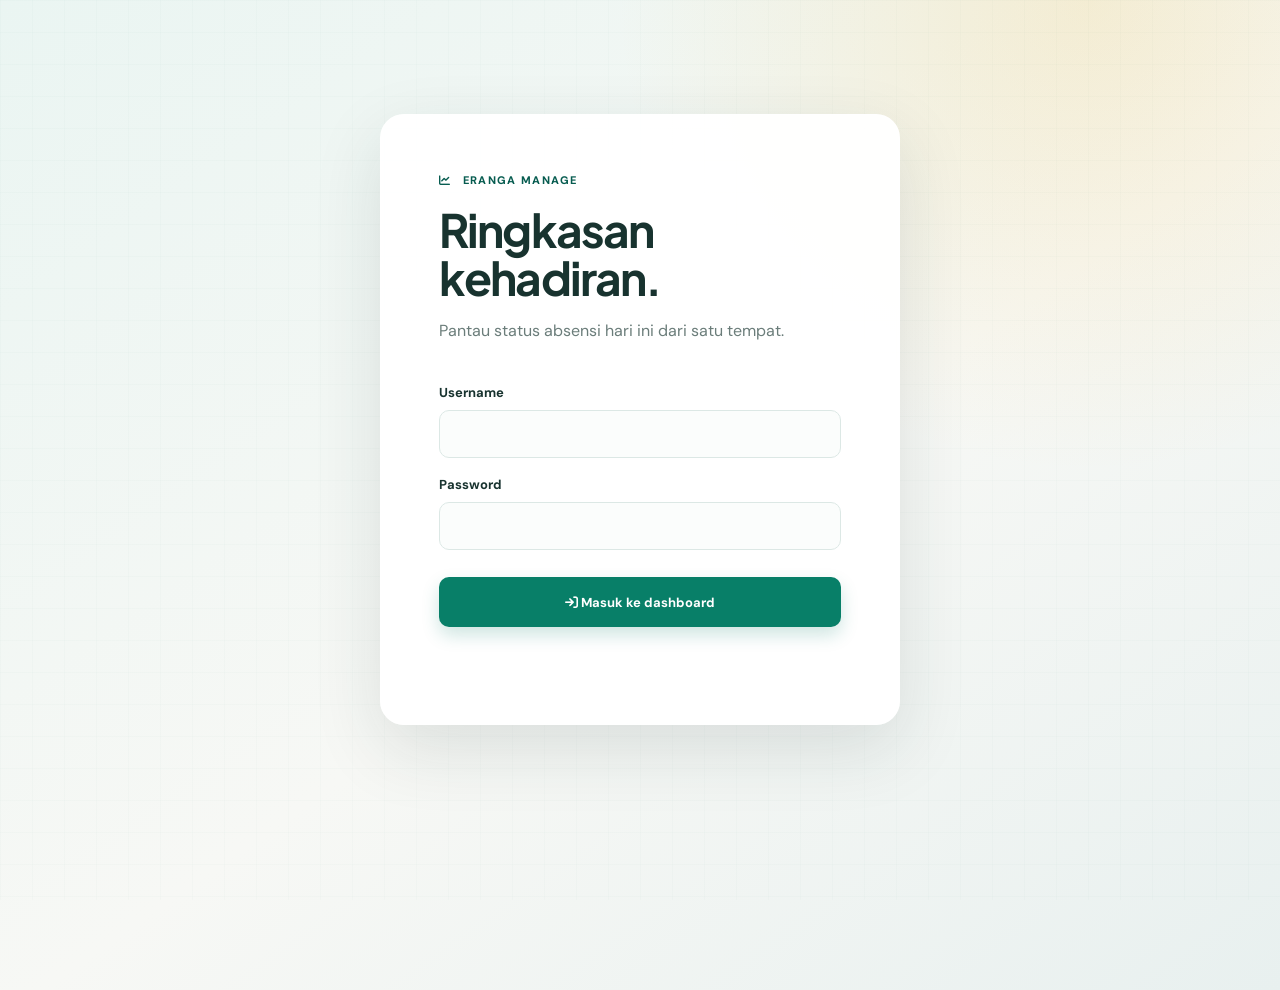
<file: manage/index.html>
<!doctype html>
<html lang="id">
<head>
  <meta charset="UTF-8">
  <meta name="viewport" content="width=device-width, initial-scale=1">
  <meta name="theme-color" content="#18332f">
  <title>ERANGA Manage</title>
  <link rel="preconnect" href="https://fonts.googleapis.com">
  <link rel="preconnect" href="https://fonts.gstatic.com" crossorigin>
  <link href="https://fonts.googleapis.com/css2?family=DM+Sans:wght@400;500;600;700&family=Plus+Jakarta+Sans:wght@600;700;800&display=swap" rel="stylesheet">
  <link rel="stylesheet" href="https://cdnjs.cloudflare.com/ajax/libs/font-awesome/6.4.0/css/all.min.css">
  <link rel="stylesheet" href="assets/manage.css?v=20260915-c7k2p6">
</head>
<body>
  <main class="shell">
    <section id="loadingView" class="panel loading-panel">
      <p class="eyebrow"><i class="fa-solid fa-shield-halved"></i> ERANGA Manage</p>
      <h1>Menyiapkan dashboard.</h1>
      <p class="lead" aria-live="polite">Memverifikasi akses admin...</p>
      <div class="loading-indicator" aria-hidden="true"><i class="fa-solid fa-circle-notch fa-spin"></i></div>
    </section>

    <section id="loginView" class="panel login-panel hidden">
      <p class="eyebrow"><i class="fa-solid fa-chart-line"></i> ERANGA Manage</p>
      <h1>Ringkasan kehadiran.</h1>
      <p class="lead">Pantau status absensi hari ini dari satu tempat.</p>
      <form id="loginForm">
        <label for="username">Username</label>
        <input id="username" autocomplete="username" required>
        <label for="password">Password</label>
        <input id="password" type="password" autocomplete="current-password" required>
        <button class="primary" type="submit"><i class="fa-solid fa-arrow-right-to-bracket"></i> Masuk ke dashboard</button>
        <p id="loginMessage" class="message" role="alert"></p>
      </form>
    </section>

    <section id="dashboardView" class="panel dashboard hidden">
      <header class="header">
        <div><p class="eyebrow">ERANGA Manage</p><h1>Dashboard kehadiran</h1><p id="dateLabel" class="muted"></p></div>
        <div class="actions"><button id="refreshButton" class="icon-button" title="Muat ulang" aria-label="Muat ulang"><i class="fa-solid fa-arrows-rotate"></i></button><button id="logoutButton" class="secondary"><i class="fa-solid fa-arrow-right-from-bracket"></i> Logout</button></div>
      </header>
      <p id="dashboardMessage" class="message" role="status"></p>
      <div id="summaryGrid" class="summary-grid"></div>
      <section>
        <div class="section-head"><div><p class="eyebrow">Data pengguna</p><h2>Status absensi hari ini</h2></div><span id="userCount" class="badge"></span></div>
        <div class="tools"><label class="search"><i class="fa-solid fa-magnifying-glass"></i><input id="searchInput" type="search" placeholder="Cari nama atau username"></label><select id="statusFilter"><option value="all">Semua status</option><option value="present">Sudah masuk</option><option value="absent">Belum masuk</option><option value="leave">Izin / sakit</option></select></div>
        <div class="table-wrap"><table><thead><tr><th>Nama</th><th>Jabatan</th><th>Masuk</th><th>Keluar</th></tr></thead><tbody id="attendanceBody"></tbody></table><p id="emptyState" class="empty hidden">Tidak ada data yang cocok.</p></div>
      </section>
    </section>
  </main>
  <script src="assets/manage.js?v=20260915-h7p4d0"></script>
</body>
</html>
</file>
<file: manage/assets/manage.css>
﻿ .loading-panel {
  width:min(100%,520px);
  margin:10vh auto 0;
  padding:clamp(28px,6vw,58px);
  text-align:center
}
.loading-panel .lead {
  margin-bottom:22px
}
.loading-indicator {
  color:var(--brand);
  font-size:28px
}
:root {
  --ink:#18332f;
  --muted:#6b7d7a;
  --line:#dce8e5;
  --brand:#087f68;
  --brand-dark:#075c50;
  --soft:#e3f3ee;
  --danger:#c84545;
  --warning:#a96d00
}
* {
  box-sizing:border-box
}
html {
  min-height:100%;
  background:#edf5f3
}
body {
  min-height:100vh;
  margin:0;
  padding:24px;
  color:var(--ink);
  font-family:'DM Sans','Segoe UI',sans-serif;
  background:radial-gradient(circle at 85% 0%,rgba(242,193,78,.2),transparent 32%),linear-gradient(145deg,#eaf5f2,#f7f8f5 54%,#e8f0ef)
}
body:before {
  content:'';
  position:fixed;
  inset:0;
  pointer-events:none;
  opacity:.32;
  background-image:linear-gradient(rgba(8,127,104,.05) 1px,transparent 1px),linear-gradient(90deg,rgba(8,127,104,.05) 1px,transparent 1px);
  background-size:32px 32px
}
.shell {
  position:relative;
  width:min(100%,1120px);
  min-height:calc(100vh - 48px);
  margin:auto
}
.panel {
  border:1px solid rgba(255,255,255,.75);
  border-radius:24px;
  background:rgba(255,255,255,.95);
  box-shadow:0 24px 70px rgba(24,51,47,.12)
}
.login-panel {
  width:min(100%,520px);
  margin:10vh auto 0;
  padding:clamp(28px,6vw,58px)
}
.dashboard {
  padding:clamp(24px,4vw,44px)
}
.eyebrow {
  margin:0;
  color:var(--brand-dark);
  font-size:11px;
  font-weight:800;
  letter-spacing:.12em;
  text-transform:uppercase
}
.eyebrow i {
  margin-right:7px
}
.muted,.lead {
  color:var(--muted);
  line-height:1.6
}
h1,h2 {
  margin:0;
  font-family:'Plus Jakarta Sans','Segoe UI',sans-serif;
  letter-spacing:-.04em
}
h1 {
  margin-top:18px;
  font-size:clamp(30px,5vw,46px);
  line-height:1.05
}
h2 {
  font-size:clamp(20px,3vw,26px)
}
.lead {
  margin:16px 0 32px
}
.header,.section-head {
  display:flex;
  align-items:flex-start;
  justify-content:space-between;
  gap:20px
}
.header h1 {
  margin-top:10px
}
.muted {
  margin:9px 0 0;
  font-size:13px
}
.actions {
  display:flex;
  align-items:center;
  gap:9px
}
.icon-button,.secondary,.primary {
  min-height:44px;
  border-radius:10px;
  font:700 13px 'DM Sans',sans-serif;
  cursor:pointer
}
.icon-button,.secondary {
  border:1px solid var(--line);
  color:var(--ink);
  background:#fff
}
.icon-button {
  width:44px
}
.secondary {
  padding:0 13px
}
.icon-button:hover,.secondary:hover {
  border-color:#b8d2cc;
  background:var(--soft)
}
form {
  display:grid;
  gap:9px
}
label {
  margin-top:9px;
  font-size:13px;
  font-weight:700
}
input,select {
  min-height:48px;
  border:1px solid var(--line);
  border-radius:10px;
  padding:0 13px;
  color:var(--ink);
  background:#fbfdfc;
  font:inherit;
  outline:0
}
input:focus,select:focus,.search:focus-within {
  border-color:var(--brand);
  box-shadow:0 0 0 4px rgba(8,127,104,.11)
}
.primary {
  min-height:50px;
  margin-top:18px;
  border:0;
  color:#fff;
  background:var(--brand);
  box-shadow:0 8px 18px rgba(8,127,104,.2)
}
.primary:hover {
  background:var(--brand-dark)
}
.message {
  min-height:20px;
  margin:10px 0 0;
  color:var(--danger);
  font-size:13px
}
.message.ok {
  color:var(--brand-dark)
}
.summary-grid {
  display:grid;
  grid-template-columns:repeat(4,1fr);
  gap:12px;
  margin:34px 0 42px
}
.summary-card {
  padding:18px;
  border:1px solid var(--line);
  border-radius:14px;
  background:#fbfdfc
}
.summary-card span {
  display:block;
  color:var(--muted);
  font-size:12px;
  font-weight:700
}
.summary-card strong {
  display:block;
  margin-top:11px;
  font:800 30px 'Plus Jakarta Sans',sans-serif
}
.summary-card.present strong {
  color:var(--brand)
}
.summary-card.absent strong {
  color:var(--danger)
}
.summary-card.leave strong {
  color:var(--warning)
}
.section-head {
  align-items:center
}
.section-head .eyebrow {
  margin-bottom:7px
}
.badge {
  padding:7px 10px;
  border-radius:999px;
  color:var(--brand-dark);
  background:var(--soft);
  font-size:12px;
  font-weight:800;
  white-space:nowrap
}
.tools {
  display:flex;
  gap:10px;
  margin:22px 0 13px
}
.search {
  display:flex;
  flex:1;
  align-items:center;
  gap:9px;
  min-height:48px;
  margin:0;
  padding:0 13px;
  border:1px solid var(--line);
  border-radius:10px;
  background:#fbfdfc
}
.search i {
  color:var(--muted)
}
.search input {
  width:100%;
  min-height:44px;
  padding:0;
  border:0;
  box-shadow:none;
  background:transparent
}
.tools select {
  min-width:170px
}
.table-wrap {
  overflow:hidden;
  border:1px solid var(--line);
  border-radius:14px
}
table {
  width:100%;
  border-collapse:collapse;
  text-align:left
}
th,td {
  padding:14px 16px;
  border-bottom:1px solid var(--line)
}
th {
  color:var(--muted);
  background:#f5f9f8;
  font-size:11px;
  letter-spacing:.06em;
  text-transform:uppercase
}
td {
  font-size:13px
}
tbody tr:last-child td {
  border-bottom:0
}
td strong {
  display:block;
  font-size:14px
}
.subtle {
  display:block;
  margin-top:3px;
  color:var(--muted);
  font-size:11px
}
.pill {
  display:inline-flex;
  align-items:center;
  gap:5px;
  padding:5px 8px;
  border-radius:7px;
  font-size:11px;
  font-weight:800;
  white-space:nowrap
}
.present {
  color:var(--brand-dark);
  background:var(--soft)
}
.absent {
  color:#9c3535;
  background:#fce9e9
}
.leave {
  color:#805200;
  background:#fff4d7
}
.empty {
  padding:30px 16px;
  color:var(--muted);
  text-align:center;
  font-size:13px
}
.hidden {
  display:none!important
}
@media(max-width:700px) {
  body {
  padding:12px
}
.shell {
  min-height:calc(100vh - 24px)
}
.dashboard {
  padding:22px 16px
}
.header {
  display:block
}
.actions {
  justify-content:flex-end;
  margin-top:18px
}
.summary-grid {
  grid-template-columns:repeat(2,1fr);
  margin:26px 0 34px
}
.summary-card {
  padding:14px
}
.summary-card strong {
  font-size:25px
}
.tools {
  display:grid
}
.tools select {
  width:100%
}
.table-wrap {
  overflow-x:auto
}
table {
  min-width:640px
}

}
</file>
